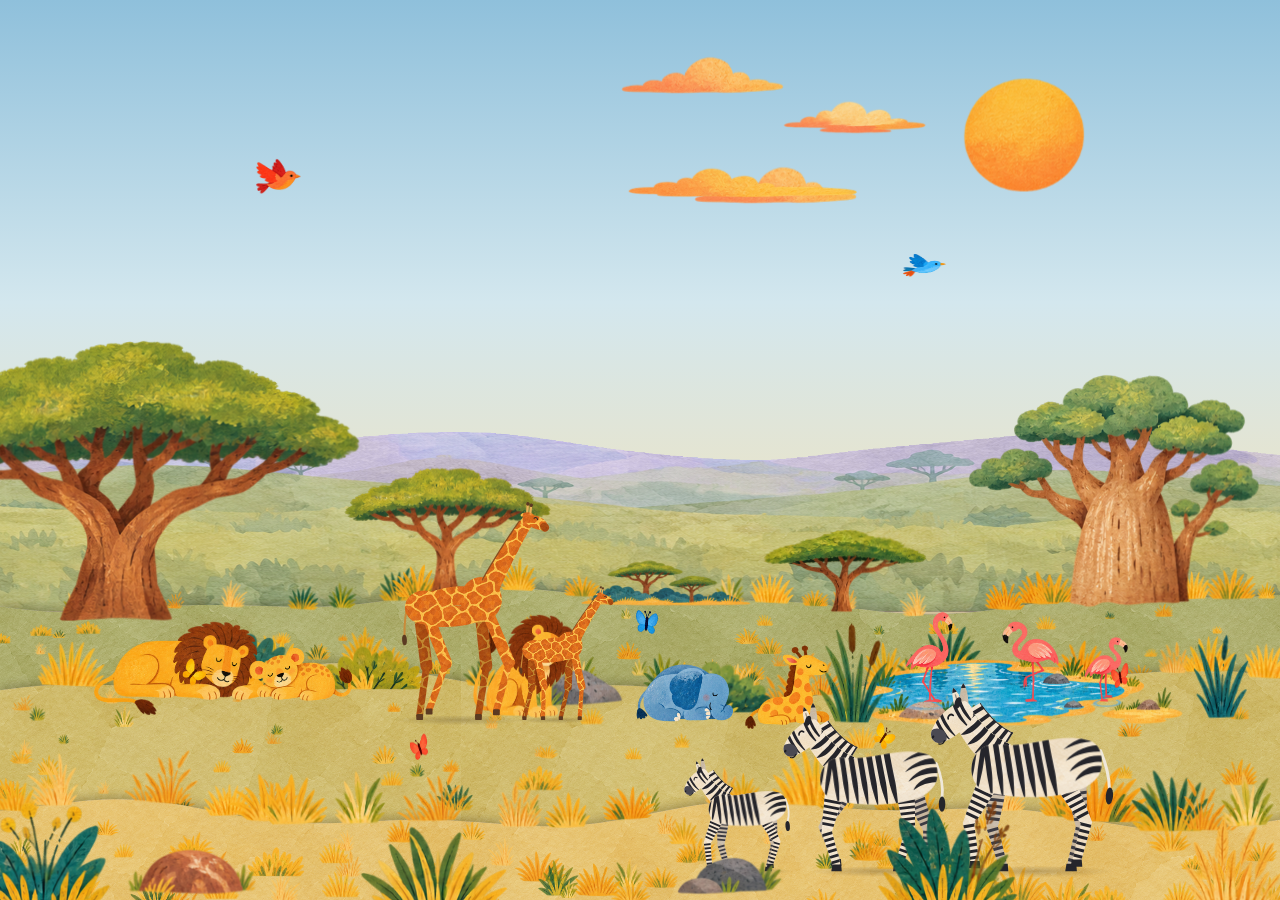
<file: calm-animals/index.html>
<!doctype html>
<html lang="en">
<head>
<meta charset="utf-8">
<meta name="viewport" content="width=device-width,initial-scale=1">
<title>Calm Animals</title>
<style>
  html,body{margin:0;height:100%;overflow:hidden;background:#000}
  canvas{display:block;width:100vw;height:100vh;touch-action:none}
</style>
</head>
<body>
<canvas id="c"></canvas>
<script src="js/elephant.js"></script>
<script src="js/scenery.js"></script>
<script src="js/hoofed.js"></script>
<script src="js/critters.js"></script>
<script src="js/sound.js"></script>
<script src="js/scene.js"></script>
<script src="js/dim.js"></script>
</body>
</html>
</file>
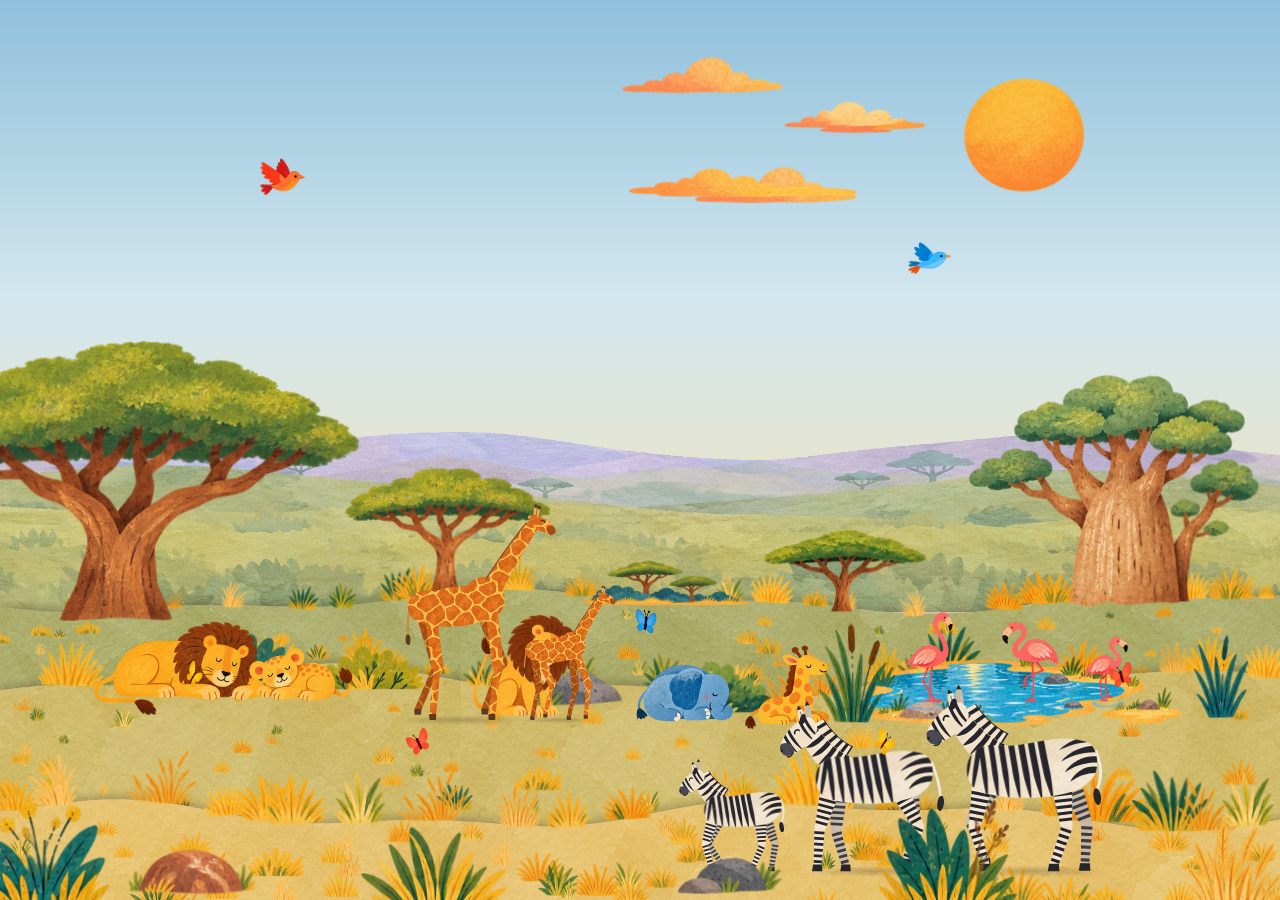
<file: day/index.html>
<!doctype html>
<html lang="en"><head><meta charset="utf-8"><meta name="viewport" content="width=device-width,initial-scale=1">
<title>Calm Animals - Day</title><meta http-equiv="refresh" content="0;url=../calm-animals/?night=0">
<style>html,body{margin:0;height:100%;background:#000}</style>
<script>location.replace('../calm-animals/?night=0');</script></head><body></body></html>
</file>
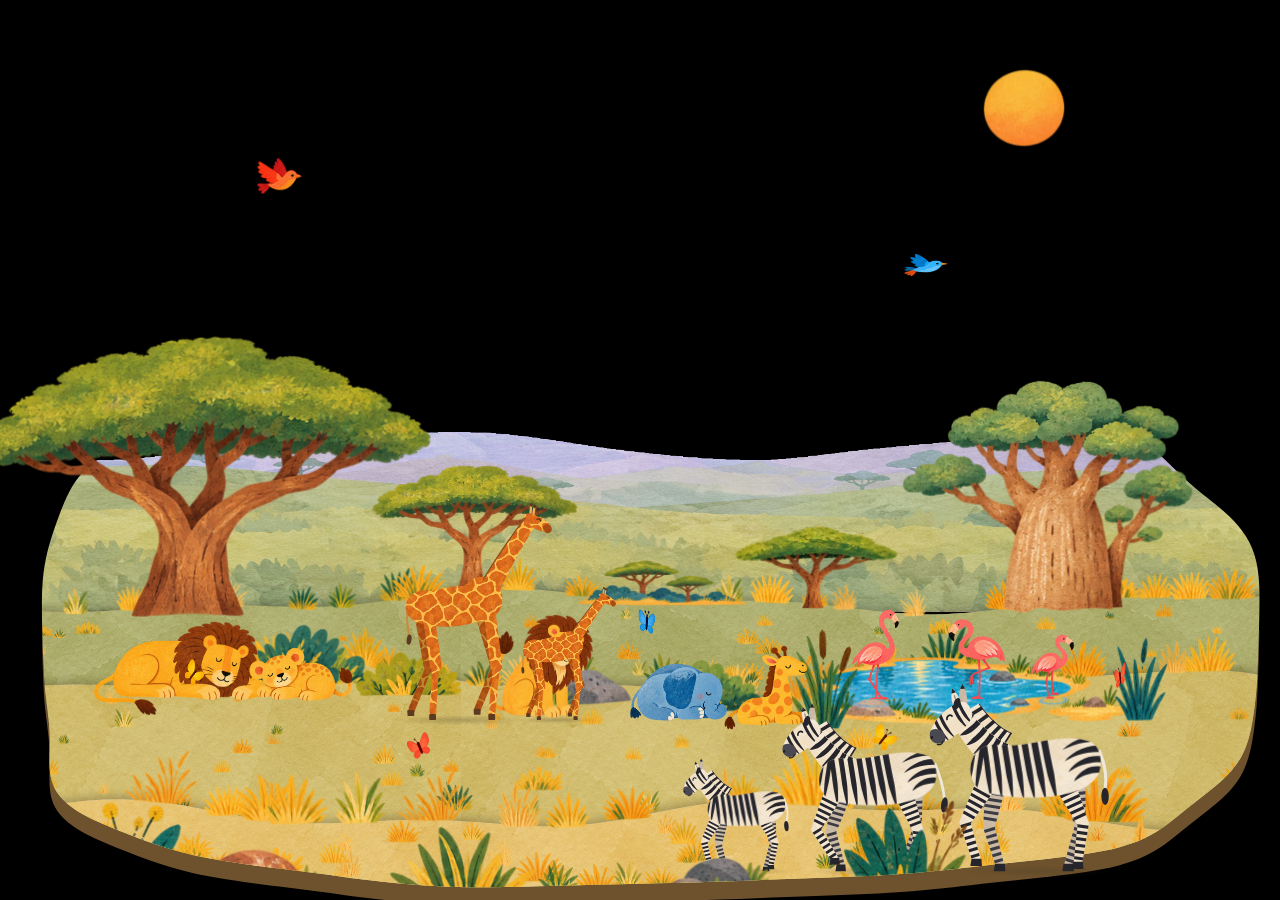
<file: island-day/index.html>
<!doctype html>
<html lang="en"><head><meta charset="utf-8"><meta name="viewport" content="width=device-width,initial-scale=1">
<title>Calm Animals - Island Day</title><meta http-equiv="refresh" content="0;url=../calm-animals/island.html?night=0">
<style>html,body{margin:0;height:100%;background:#000}</style>
<script>location.replace('../calm-animals/island.html?night=0');</script></head><body></body></html>
</file>
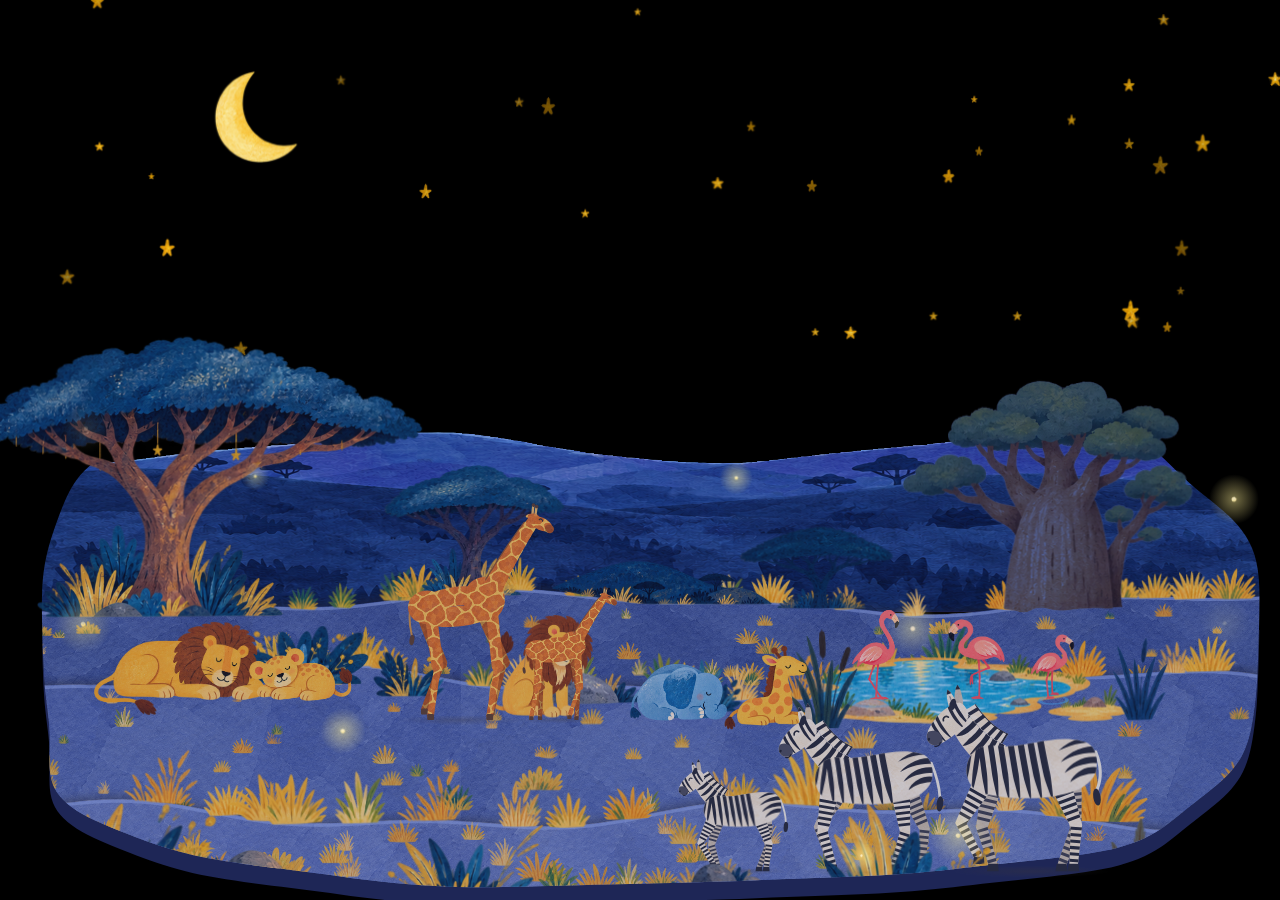
<file: island-night/index.html>
<!doctype html>
<html lang="en"><head><meta charset="utf-8"><meta name="viewport" content="width=device-width,initial-scale=1">
<title>Calm Animals - Island Night</title><meta http-equiv="refresh" content="0;url=../calm-animals/island.html?night=1">
<style>html,body{margin:0;height:100%;background:#000}</style>
<script>location.replace('../calm-animals/island.html?night=1');</script></head><body></body></html>
</file>
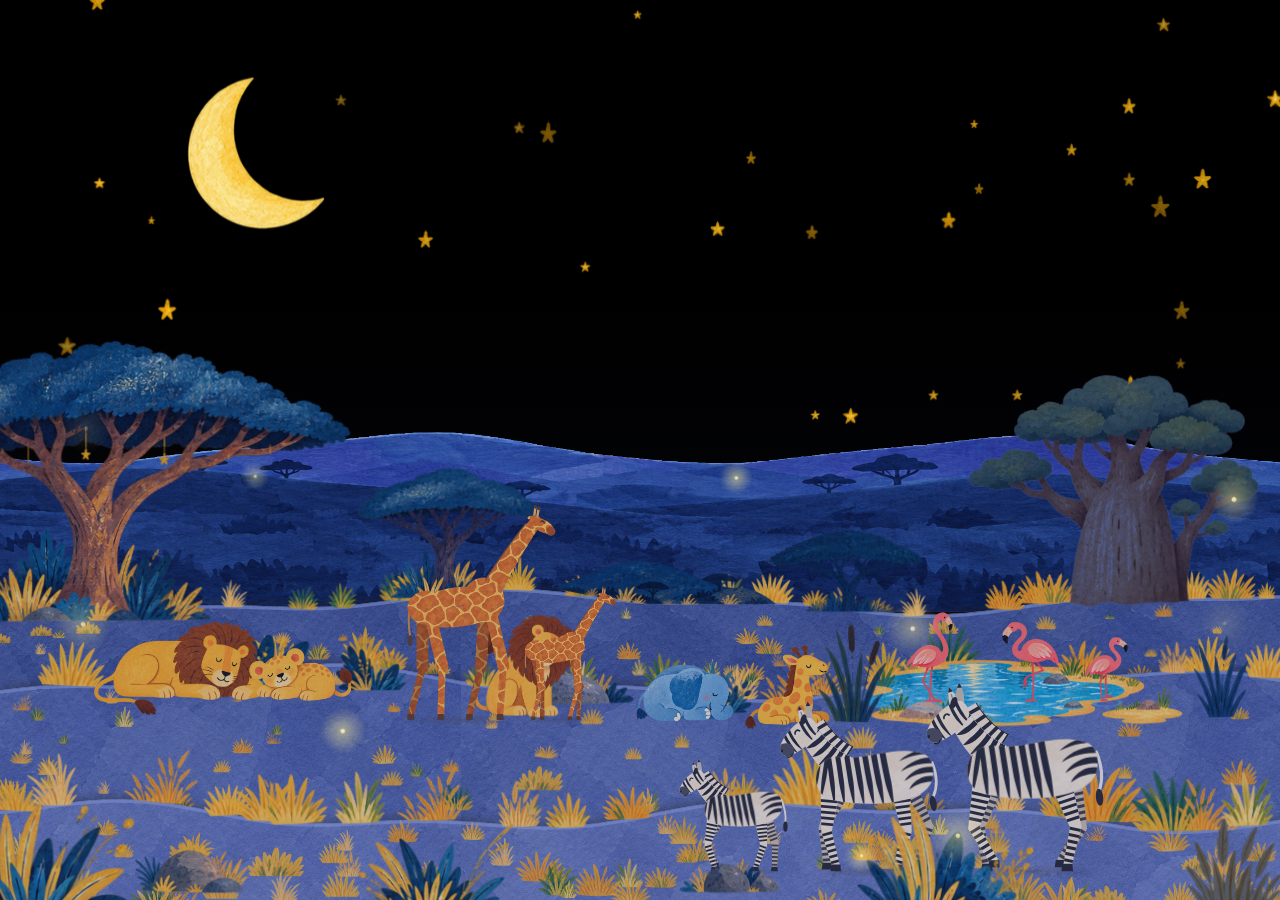
<file: night/index.html>
<!doctype html>
<html lang="en"><head><meta charset="utf-8"><meta name="viewport" content="width=device-width,initial-scale=1">
<title>Calm Animals - Night</title><meta http-equiv="refresh" content="0;url=../calm-animals/?night=1">
<style>html,body{margin:0;height:100%;background:#000}</style>
<script>location.replace('../calm-animals/?night=1');</script></head><body></body></html>
</file>
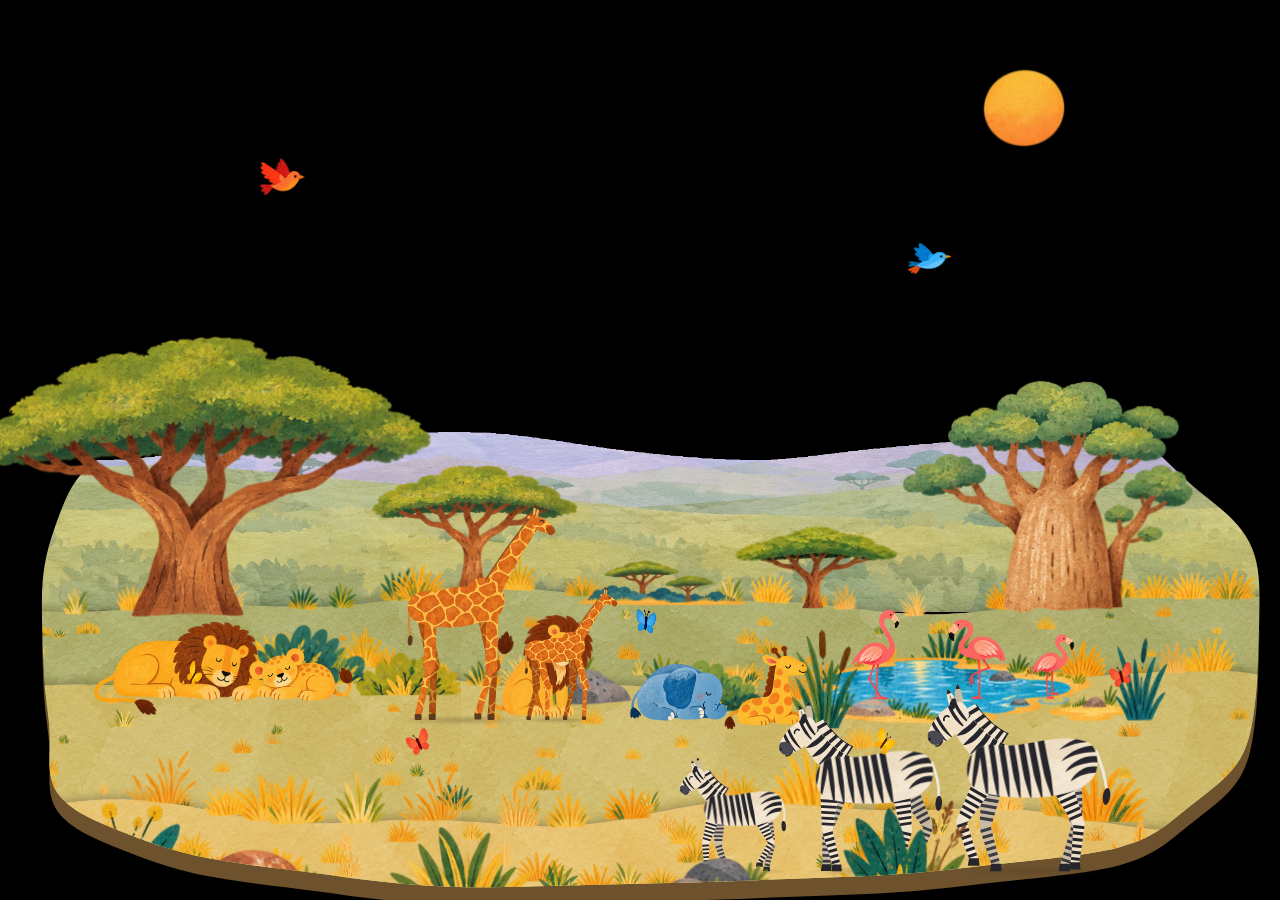
<file: calm-animals/island.html>
<!doctype html>
<html lang="en">
<head>
<meta charset="utf-8">
<meta name="viewport" content="width=device-width,initial-scale=1">
<title>Calm Animals - Island</title>
<style>
  html,body{margin:0;height:100%;overflow:hidden;background:#000}
  canvas{display:block;width:100vw;height:100vh;touch-action:none}
</style>
</head>
<body>
<canvas id="c"></canvas>
<script src="js/elephant.js"></script>
<script src="js/scenery.js"></script>
<script src="js/hoofed.js"></script>
<script src="js/critters.js"></script>
<script src="js/sound.js"></script>
<script src="js/island.js"></script>
<script src="js/scene.js"></script>
<script src="js/dim.js"></script>
</body>
</html>
</file>
